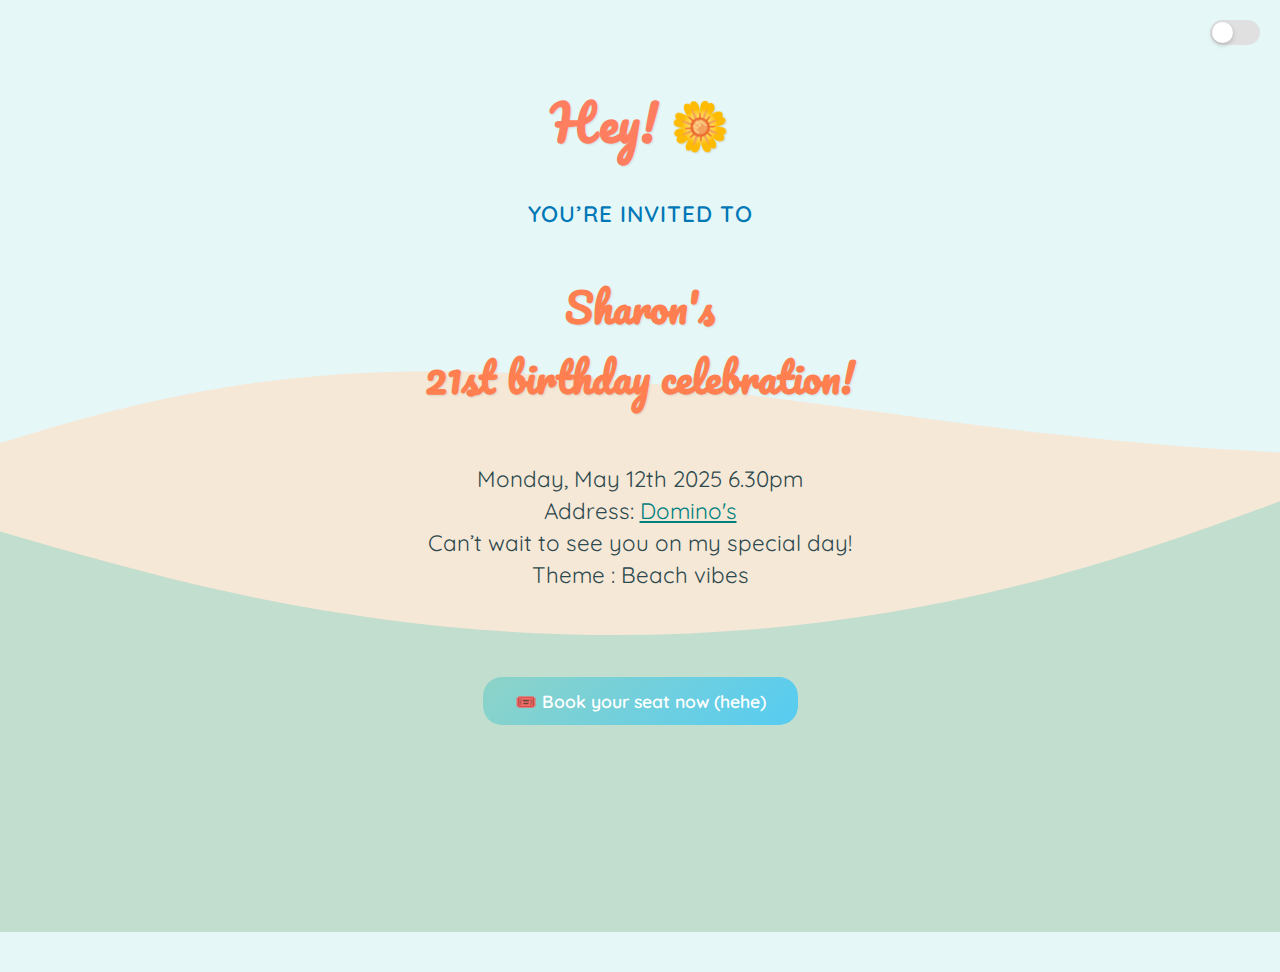
<file: invite.html>
<!DOCTYPE html>
<html lang="en">
<head>
  <meta charset="UTF-8" />
  <meta name="viewport" content="width=device-width, initial-scale=1.0"/>
  <title>Birthday Invite</title>
  <link rel="stylesheet" href="invite.css" />
  <link href="https://fonts.googleapis.com/css2?family=Pacifico&family=Quicksand:wght@400;600&display=swap" rel="stylesheet">
</head>
<body class="page page-invite">
  <audio id="backgroundMusic" loop>
    <source src="assets/background.mp3" type="audio/mpeg">
  </audio>
  <div class="petals"></div>
  <div class="toggle-container">
    <input type="checkbox" id="musicToggle">
    <label for="musicToggle" class="toggle-label"></label>
  </div>

  <!-- Invitation Text Directly on the Page -->
  <div class="invitation-content">
    <h1 id="greeting">Hey! 🌼</h1>
    <p class="invite-subheader">You’re invited to</p>
    <h2 class="event-title">Sharon's <br> 21st birthday celebration!</h2>
    <p class="invite">
      Monday, May 12th 2025 6.30pm<br/>
      Address: <a href="">Domino's</a><br/>
      Can’t wait to see you on my special day!<br/>
      Theme : Beach vibes
    </p>
    <p class="countdown-text"><strong id="countdown"></strong></p>
    <a href="https://forms.gle/NmwacniQVqm66jHEA" target="_blank" class="rsvp-btn">
      🎟️ Book your seat now (hehe)
    </a>
  </div>

  <script src="script.js"></script>
  <script src="petals.js"></script>
</body>
</html>
</file>
<file: invite.css>
/* Reset and Base Styles */
body, html {
    margin: 0;
    padding: 0;
    font-family: 'Quicksand', sans-serif;
    background: #E6F7F8;
    min-height: 100vh;
    overflow-x: hidden;
    overflow-y: auto; 
    height: auto;
  }
  
  .page {
    display: flex;
    flex-direction: column;
    justify-content: flex-start;
    align-items: center;
    min-height: 100vh;
    position: relative;
    text-align: center;
    padding: 1rem;
    background: url('data:image/svg+xml;utf8,<svg xmlns="http://www.w3.org/2000/svg" viewBox="0 0 1440 320"><path fill="%23FFDDC1" fill-opacity="0.6" d="M0,160L48,176C96,192,192,224,288,213.3C384,203,480,149,576,133.3C672,117,768,139,864,149.3C960,160,1056,160,1152,138.7C1248,117,1344,75,1392,53.3L1440,32L1440,320L1392,320C1344,320,1248,320,1152,320C1056,320,960,320,864,320C768,320,672,320,576,320C480,320,384,320,288,320C192,320,96,320,48,320L0,320Z"></path><path fill="%238DD3C7" fill-opacity="0.5" d="M0,224L48,202.7C96,181,192,139,288,138.7C384,139,480,181,576,202.7C672,224,768,224,864,197.3C960,171,1056,117,1152,106.7C1248,96,1344,128,1392,144L1440,160L1440,320L1392,320C1344,320,1248,320,1152,320C1056,320,960,320,864,320C768,320,672,320,576,320C480,320,384,320,288,320C192,320,96,320,48,320L0,320Z"></path></svg>') no-repeat bottom;
    background-size: cover;
}
  
  /* Invitation Content */
  .invitation-content {
    display: flex;
    flex-direction: column;
    align-items: center;
    gap: 1.2rem; /* adds space between items */
    padding-top: 2rem;
    max-width: 600px;
    margin: 0 auto;
    animation: fadeIn 1.2s ease-in-out;
  }
  
  /* Add Flower Decorations Around the Text */
  .invitation-content::before,
  .invitation-content::after {
    content: '🌼';
    position: absolute;
    font-size: 1.5rem; 
    color: #4682B4;
  }
  
  .invitation-content::before {
    top: -40px;
    left: -20px;
  }
  
  .invitation-content::after {
    bottom: -40px;
    right: -20px;
  }
  
  /* Greeting Styling ("Hey Gourge!") */
  #greeting {
    font-family: 'Pacifico', cursive;
    font-size: 3rem;
    color: #FF7E5F;
    text-shadow: 1px 1px 2px rgba(0, 0, 0, 0.1);
    margin-bottom: 0.5rem;
  }
  
  /* Subheader ("PLEASE JOIN TO CELEBRATE") */
  .invite-subheader {
    font-family: 'Quicksand', sans-serif;
    font-size: 1.4rem;
    font-weight: 600;
    color: #0077B6;  /* Blue */
    text-transform: uppercase;
    letter-spacing: 1px;
    margin: 0.5rem 0;
  }
  
  /* Event Title ("Samira’s BIRTHDAY PARTY") */
  .event-title {
    font-family: 'Pacifico', cursive;
    font-size: 2.5rem;
    color: #FF7F50;
    text-shadow: 1px 1px 2px rgba(0, 0, 0, 0.1);
    margin: 1rem 0;
  }
  
  /* Invite Text */
  .invite {
    font-family: 'Quicksand', sans-serif;
    font-size: 1.4rem;
    color: #2E4A4E; 
    line-height: 2rem;
    margin: 1rem ;
  }

  .invite a {
    color: #008080; /* Teal */
    text-decoration: underline;
  }

  #countdown {
    color: #0077B6;
  }
  
  /* RSVP Button Styling ("RSVP Now!") */
  .rsvp-btn {
    background: linear-gradient(135deg, #8DD3C7, #56CCF2);
    border: none;
    padding: 0.8rem 2rem;
    font-size: 1.1rem;
    font-weight: 600;
    color: white;
    border-radius: 1.2rem;
    cursor: pointer;
    transition: transform 0.2s ease, box-shadow 0.3s ease, background 0.3s ease;
    display: inline-block;
    text-decoration: none;
  }
  
  .rsvp-btn:hover {
    transform: scale(1.05);
    box-shadow: 0 5px 15px rgba(242, 140, 56, 0.3);
    background: linear-gradient(135deg, #56CCF2, #8DD3C7);
  }
  
  /* Toggle Container */
  .toggle-container {
    position: fixed;
    top: 20px;
    right: 20px;
    z-index: 1000;
  }
  
  /* Hide the Checkbox */
  #musicToggle {
    display: none;
  }
  
  /* Toggle Label (The Switch) */
  .toggle-label {
    display: inline-block;
    width: 50px;
    height: 25px;
    background: #ccc; /* Default off state */
    border-radius: 25px;
    position: relative;
    cursor: pointer;
    transition: background 0.3s ease;
  }
  
  /* The Sliding Circle */
  .toggle-label::after {
    content: '';
    position: absolute;
    width: 21px;
    height: 21px;
    background: white;
    border-radius: 50%;
    top: 2px;
    left: 2px;
    transition: transform 0.3s ease, background 0.3s ease;
    box-shadow: 0 2px 5px rgba(0, 0, 0, 0.2);
  }
  
  /* When Checkbox is Checked (Music On) */
  #musicToggle:checked + .toggle-label {
    background: linear-gradient(135deg, #8DD3C7, #56CCF2); 
 }
  
  #musicToggle:checked + .toggle-label::after {
    transform: translateX(25px);
    background: white;
  }
  
  /* When Checkbox is Unchecked (Music Off) */
  #musicToggle:not(:checked) + .toggle-label {
    background: #e0e0e0;
  }
  
  #musicToggle:not(:checked) + .toggle-label::after {
    transform: translateX(0);
  }
  
  /* Hover Effect */
  .toggle-label:hover {
    opacity: 0.9;
  }
  
  /* Petal Animation - CSS-Based Flower Shape */
  .petals {
    position: fixed;
    width: 100%;
    height: 100%;
    pointer-events: none;
    overflow: hidden;
    top: 0;
    left: 0;
    z-index: 0; /* behind content */
  }

  .petal {
    will-change: transform;
  }
  
  @keyframes fall {
    to {
      transform: translateY(110vh) rotate(360deg);
    }
  }
  
  @keyframes fall {
    0% {
      transform: translateY(0) rotate(0deg);
    }
    100% {
      transform: translateY(100vh) rotate(360deg);
    }
  }

  
  /* Responsive Design */
  @media (max-width: 600px) {
    .invitation-content {
      padding: 1rem;
    }
    #greeting {
      font-size: 2rem;
    }
    .event-title {
      font-size: 1.8rem;
    }
    .invite-subheader,
    .invite {
      font-size: 1rem;
    }
    .rsvp-btn {
      padding: 0.7rem 1.5rem;
      font-size: 1rem;
    }
    .toggle-container {
      top: 15px;
      right: 15px;
    }
    .toggle-label {
      width: 40px;
      height: 20px;
    }
    .toggle-label::after {
      width: 16px;
      height: 16px;
      top: 2px;
      left: 2px;
    }
    #musicToggle:checked + .toggle-label::after {
      transform: translateX(20px);
    }
  }
</file>
